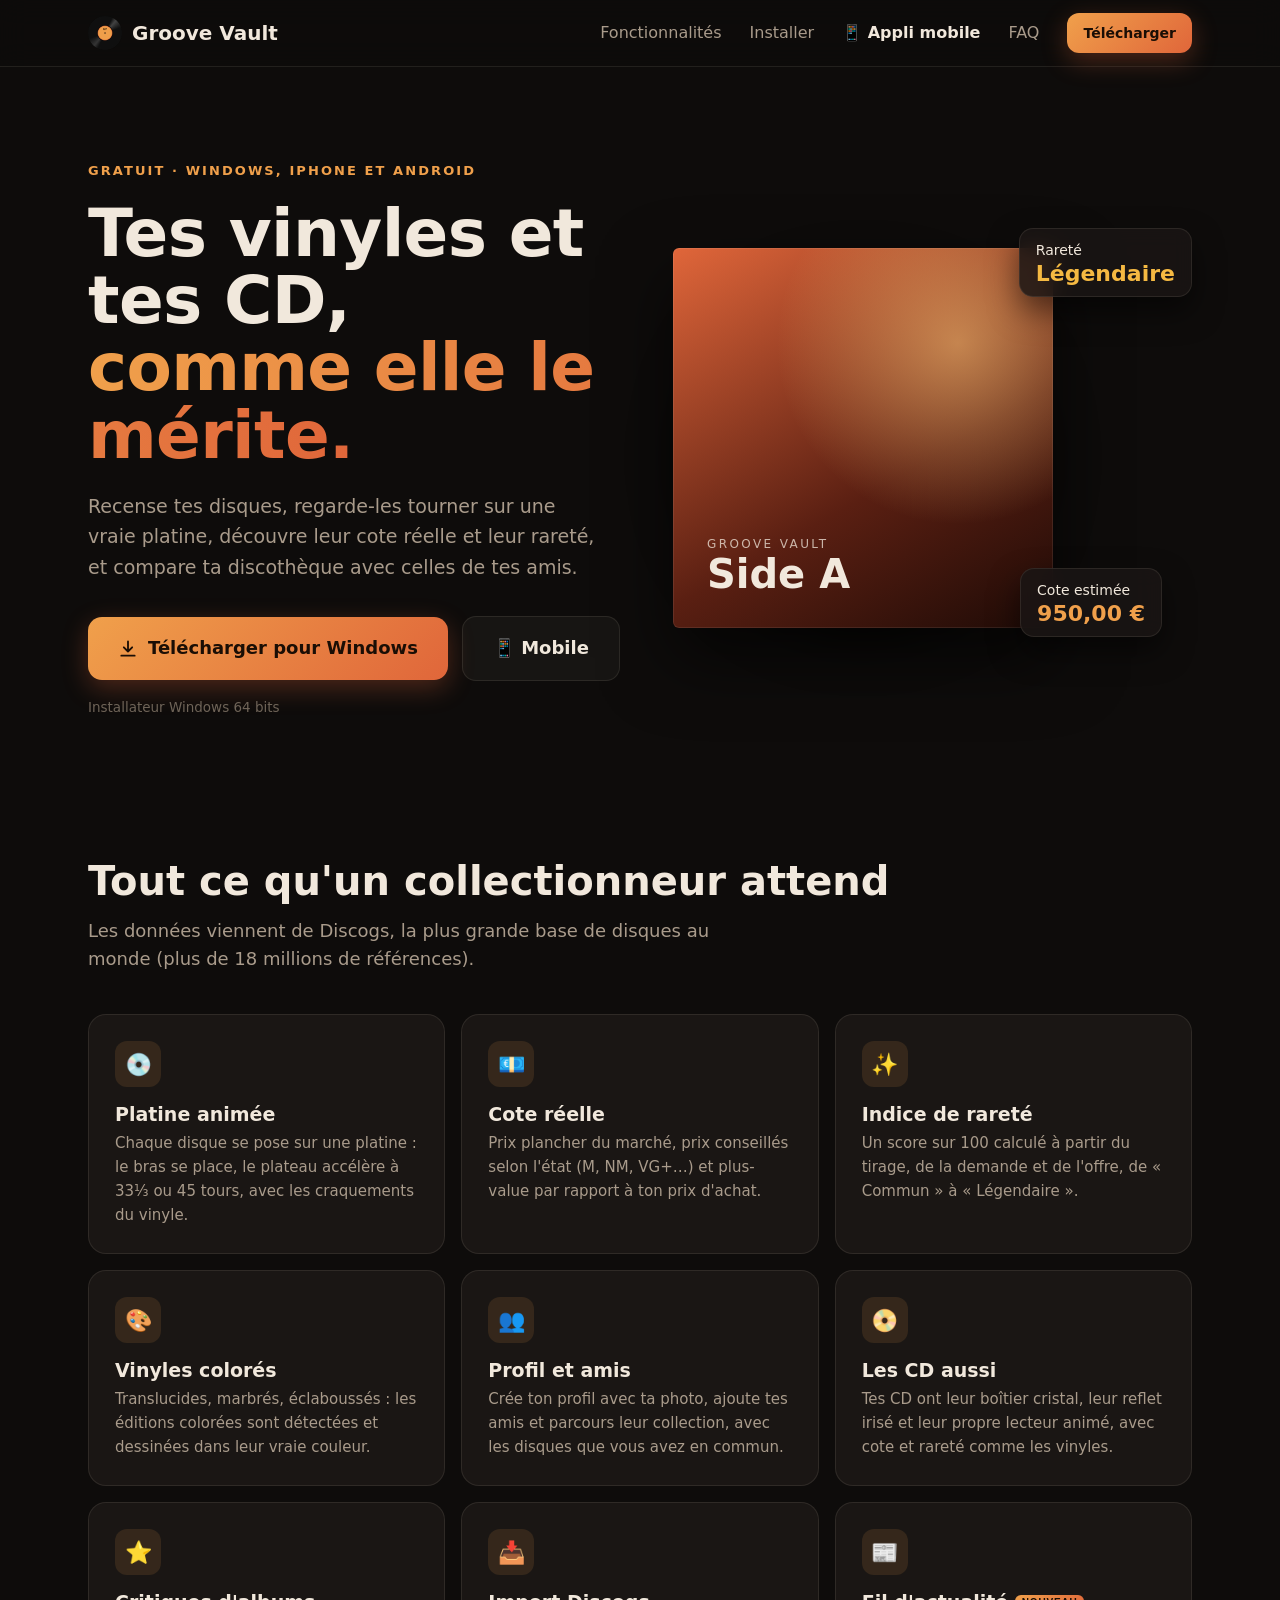
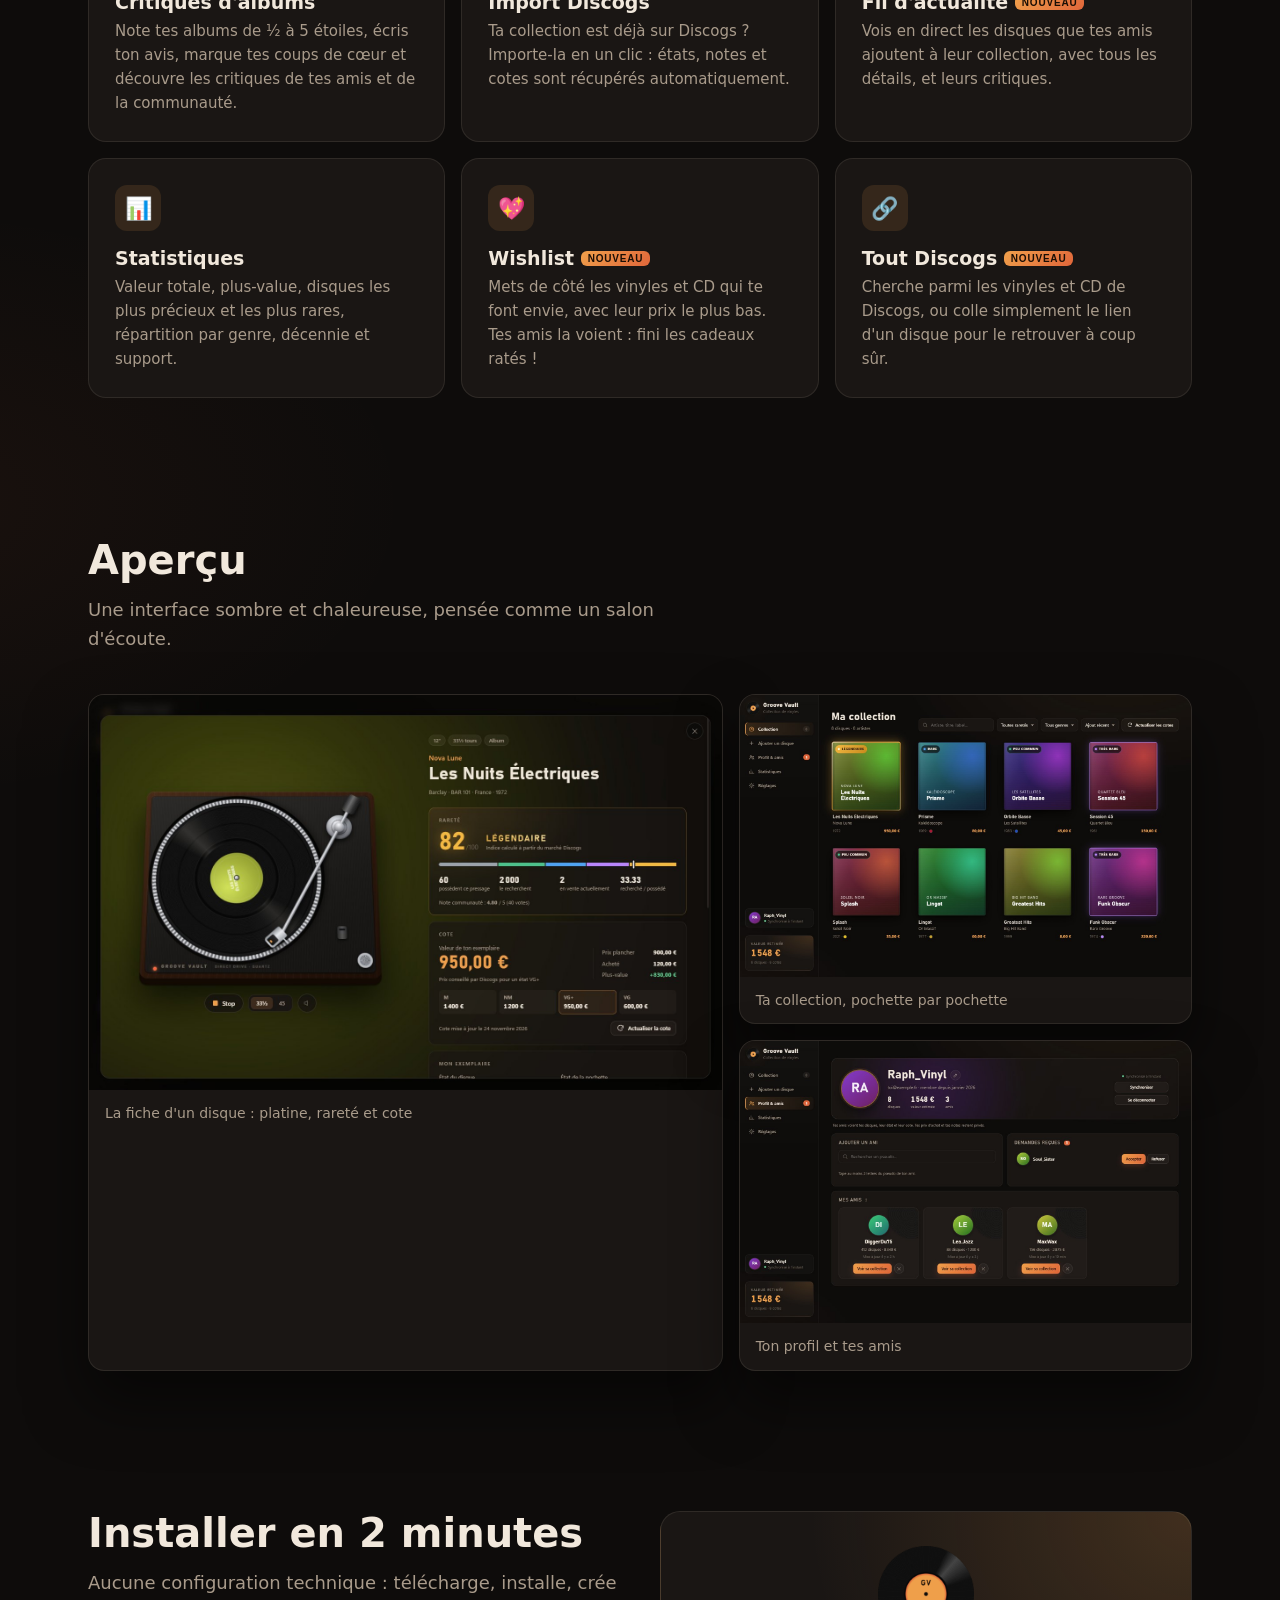
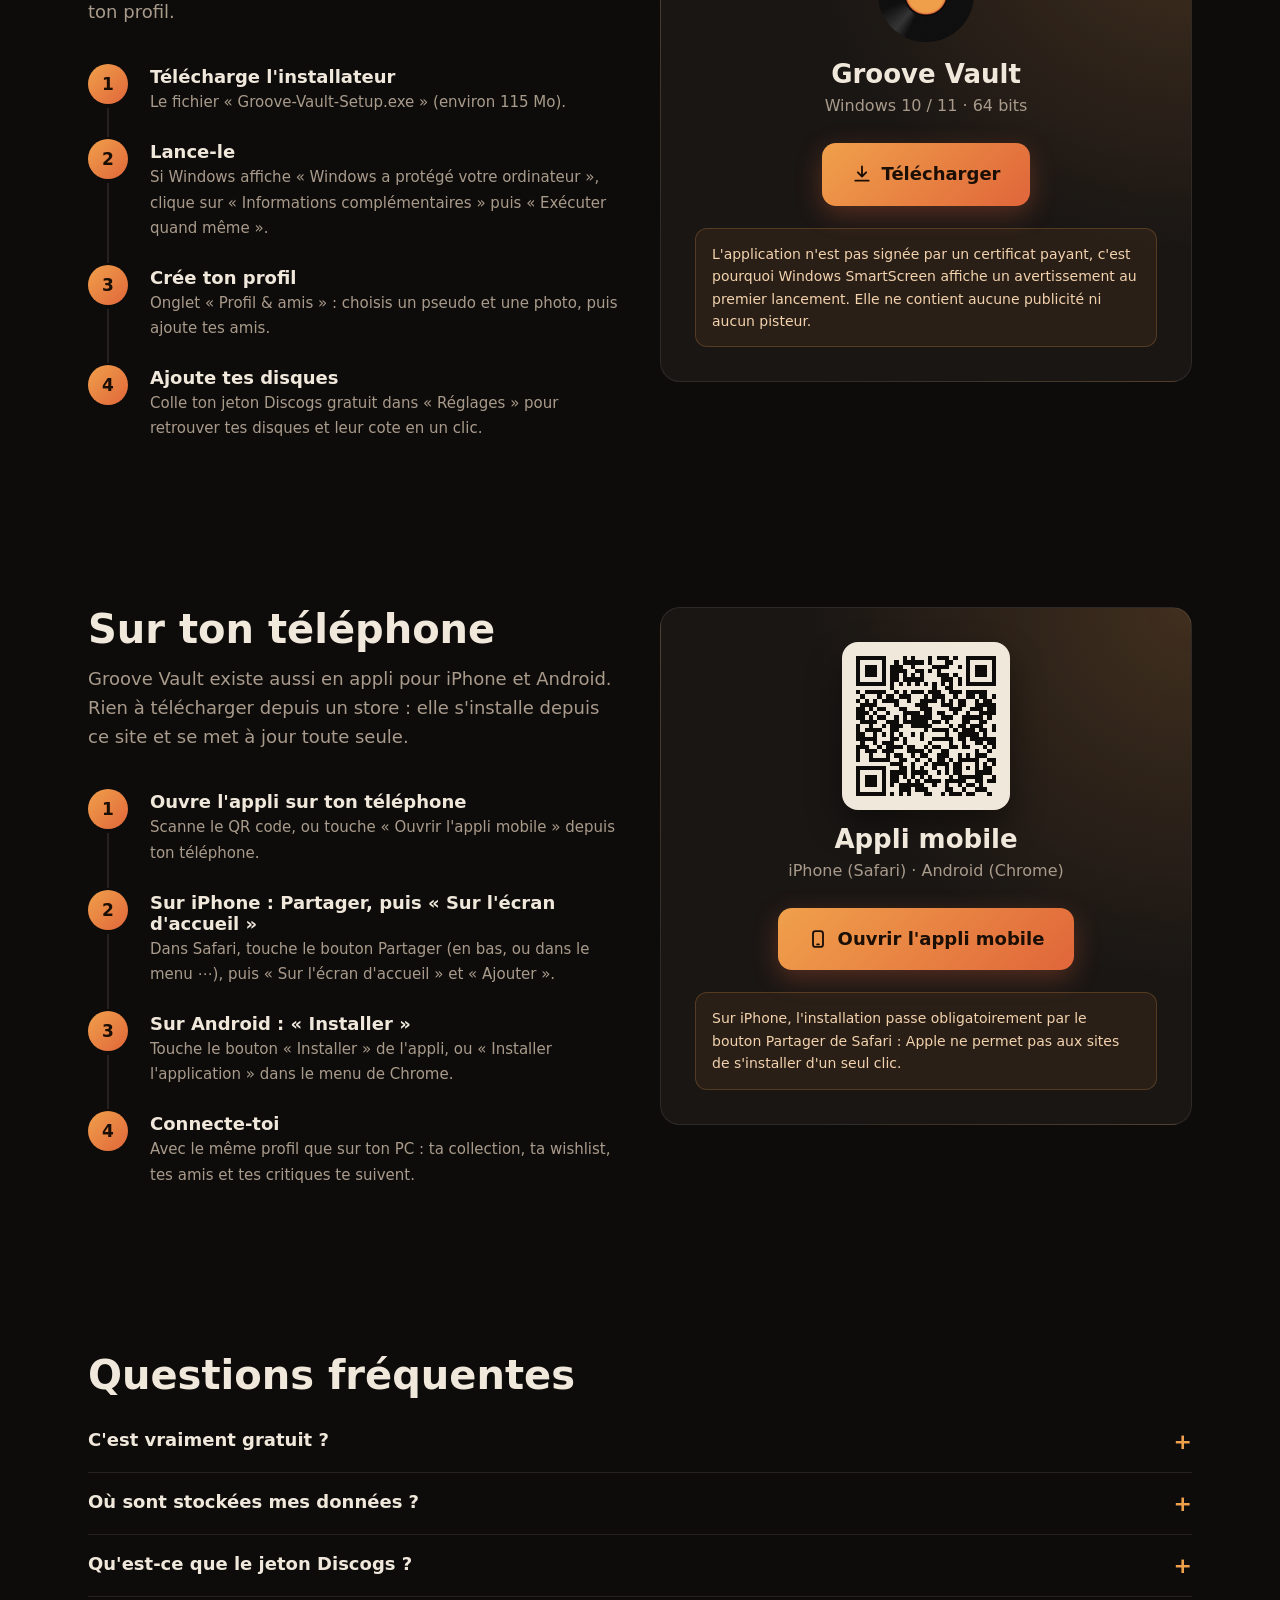
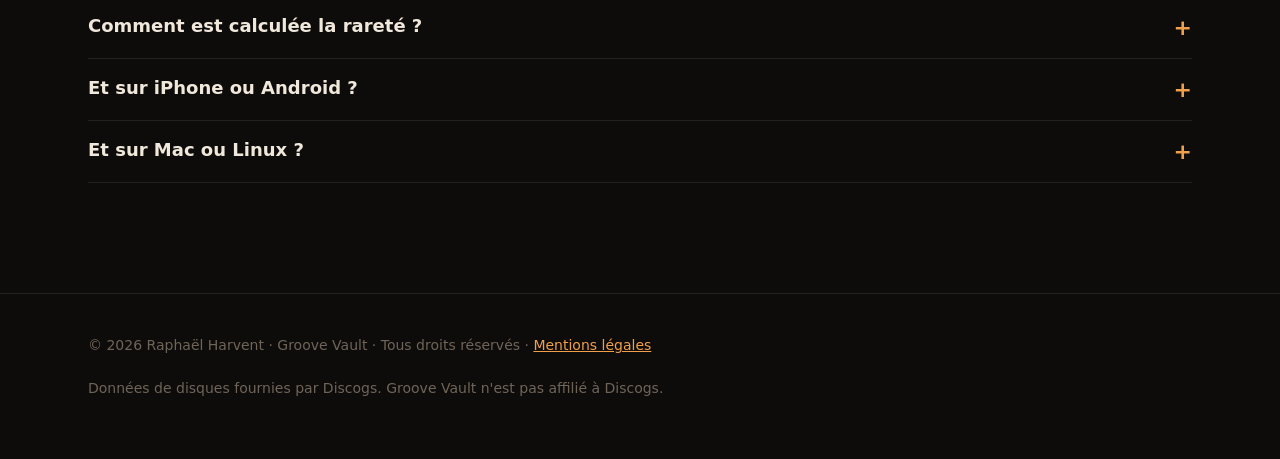
<file: index.html>
<!DOCTYPE html>
<html lang="fr">
<head>
  <meta charset="UTF-8">
  <meta name="viewport" content="width=device-width, initial-scale=1">
  <title>Groove Vault · Ta collection de vinyles et de CD</title>
  <meta name="description" content="Application gratuite pour Windows, iPhone et Android : recense ta collection de vinyles et de CD, avec platine animée, cote réelle Discogs, indice de rareté, wishlist et collections de tes amis.">
  <link rel="icon" href="img/icon.png">
  <meta property="og:title" content="Groove Vault">
  <meta property="og:description" content="Ta collection de vinyles et de CD, avec sa vraie cote et sa rareté.">
  <meta property="og:image" content="img/collection.jpg">
  <style>
    :root {
      --bg: #0e0c0b; --panel: #1a1614; --line: rgba(255, 236, 214, .09); --text: #f1e8dc; --muted: #a99b8b; --dim: #6f6458;
      --accent: #f0a04b; --accent2: #e0663a;
      --display: 'Bahnschrift', 'Segoe UI Variable Display', 'Segoe UI', system-ui, sans-serif;
    }
    * { box-sizing: border-box; }
    html { scroll-behavior: smooth; }
    body {
      margin: 0; color: var(--text); font: 16px/1.6 'Segoe UI', system-ui, sans-serif; background: var(--bg);
      background-image: radial-gradient(1100px 600px at 80% -10%, rgba(240, 160, 75, .10), transparent 60%),
                        radial-gradient(900px 500px at -10% 40%, rgba(224, 102, 58, .06), transparent 60%);
      overflow-x: hidden;
    }
    a { color: var(--accent); }
    .wrap { max-width: 1160px; margin: 0 auto; padding: 0 28px; }

    nav { position: sticky; top: 0; z-index: 10; backdrop-filter: blur(14px); background: rgba(14, 12, 11, .7); border-bottom: 1px solid var(--line); }
    nav .wrap { display: flex; align-items: center; gap: 28px; height: 66px; }
    .logo { display: flex; align-items: center; gap: 10px; font: 700 20px var(--display); color: var(--text); text-decoration: none; margin-right: auto; }
    .logo img { width: 34px; height: 34px; animation: spin 1.8s linear infinite; }
    nav a.link { color: var(--muted); text-decoration: none; font-weight: 500; }
    nav a.link:hover { color: var(--text); }

    .btn { display: inline-flex; align-items: center; gap: 10px; padding: 12px 22px; border-radius: 12px; font-weight: 700; text-decoration: none; transition: transform .15s, box-shadow .2s; }
    .btn.primary { background: linear-gradient(135deg, var(--accent), var(--accent2)); color: #1a0e05; box-shadow: 0 8px 26px rgba(224, 102, 58, .3); }
    .btn.primary:hover { transform: translateY(-2px); box-shadow: 0 12px 34px rgba(224, 102, 58, .45); }
    .btn.ghost { border: 1px solid var(--line); color: var(--text); background: rgba(255, 236, 214, .04); }
    .btn.big { padding: 17px 30px; font-size: 18px; border-radius: 14px; }
    .btn svg { width: 20px; height: 20px; }
    nav .btn { padding: 9px 16px; font-size: 14px; }

    /* Hero */
    .hero { display: grid; grid-template-columns: 1.05fr 1fr; gap: 40px; align-items: center; padding-top: 90px; padding-bottom: 70px; }
    .eyebrow { display: inline-block; font-size: 13px; letter-spacing: .16em; text-transform: uppercase; color: var(--accent); font-weight: 700; margin-bottom: 18px; }
    h1 { font: 700 clamp(40px, 5.6vw, 66px)/1.02 var(--display); margin: 0 0 22px; letter-spacing: -.01em; }
    h1 em { font-style: normal; background: linear-gradient(90deg, var(--accent), var(--accent2)); -webkit-background-clip: text; background-clip: text; color: transparent; }
    .lead { font-size: 19px; color: var(--muted); max-width: 520px; margin: 0 0 34px; }
    .cta { display: flex; gap: 14px; align-items: center; flex-wrap: wrap; }
    .meta { margin-top: 16px; font-size: 13.5px; color: var(--dim); }

    .stage { position: relative; height: 440px; }
    .sleeve {
      position: absolute; left: 0; top: 30px; width: 380px; height: 380px; border-radius: 6px; z-index: 2;
      background:
        radial-gradient(circle at 75% 25%, rgba(255, 200, 120, .55), transparent 45%),
        linear-gradient(150deg, #e0663a, #5a1f12 60%, #1d0a06);
      box-shadow: 0 30px 70px rgba(0, 0, 0, .6), inset 0 0 0 1px rgba(255, 255, 255, .08);
      display: flex; flex-direction: column; justify-content: flex-end; padding: 34px;
      animation: sleeve 6s ease-in-out infinite;
    }
    .sleeve small { letter-spacing: .2em; text-transform: uppercase; font-size: 12px; opacity: .75; }
    .sleeve b { font: 700 40px/1 var(--display); }
    .record {
      position: absolute; left: 10px; top: 40px; width: 360px; height: 360px; border-radius: 50%; z-index: 1;
      background:
        radial-gradient(circle, #0e0c0b 0 1.6%, var(--accent) 2% 30%, rgba(0, 0, 0, .55) 30.4% 32%, transparent 32.4%),
        radial-gradient(circle, transparent 0 96%, rgba(255, 255, 255, .1) 97.5%, rgba(0, 0, 0, .6) 99.5%),
        repeating-radial-gradient(circle, #1d1d1d 0 1px, #0a0a0a 1px 2.8px);
      box-shadow: 0 20px 50px rgba(0, 0, 0, .6);
      animation: slide 6s ease-in-out infinite;
    }
    .record::before { content: ""; position: absolute; inset: 0; border-radius: 50%; animation: spin 1.8s linear infinite;
      background: radial-gradient(circle at 50% 38%, rgba(26, 14, 5, .9) 0 1.5%, transparent 2%); }
    .record::after { content: ""; position: absolute; inset: 0; border-radius: 50%; mix-blend-mode: screen;
      background: conic-gradient(from 25deg, transparent, rgba(255, 255, 255, .16) 16deg, transparent 46deg, transparent 180deg, rgba(255, 255, 255, .12) 196deg, transparent 226deg); }
    @keyframes slide { 0%, 12% { transform: translateX(0); } 40%, 88% { transform: translateX(190px); } 100% { transform: translateX(0); } }
    @keyframes sleeve { 0%, 12% { transform: none; } 40%, 88% { transform: translateX(-20px) rotate(-2deg); } 100% { transform: none; } }
    @keyframes spin { to { transform: rotate(360deg); } }
    .badge-float { position: absolute; z-index: 3; padding: 10px 16px; border-radius: 14px; background: rgba(26, 22, 20, .85); border: 1px solid var(--line); backdrop-filter: blur(10px); box-shadow: 0 14px 30px rgba(0, 0, 0, .5); font-size: 14px; }
    .badge-float b { display: block; font: 700 22px var(--display); }
    .bf1 { right: 0; top: 10px; } .bf1 b { color: #f5b942; }
    .bf2 { right: 30px; bottom: 20px; } .bf2 b { color: var(--accent); }

    /* Sections */
    section { padding: 70px 0; }
    h2 { font: 700 40px/1.1 var(--display); margin: 0 0 14px; }
    .section-lead { color: var(--muted); font-size: 18px; margin: 0 0 40px; max-width: 640px; }
    .features { display: grid; grid-template-columns: repeat(3, 1fr); gap: 16px; }
    .feature { padding: 26px; border-radius: 18px; background: var(--panel); border: 1px solid var(--line); transition: transform .25s, border-color .25s; }
    .feature:hover { transform: translateY(-4px); border-color: rgba(240, 160, 75, .3); }
    .feature .ico { width: 46px; height: 46px; border-radius: 12px; display: grid; place-items: center; font-size: 22px; background: rgba(240, 160, 75, .12); margin-bottom: 16px; }
    .feature h3 { font: 700 19px var(--display); margin: 0 0 6px; }
    .feature p { margin: 0; color: var(--muted); font-size: 15px; }
    .feature .new { font: 700 10px var(--body, sans-serif); letter-spacing: .08em; text-transform: uppercase; vertical-align: 3px; padding: 2px 7px; border-radius: 6px; color: #1a0e05; background: linear-gradient(135deg, #f0a04b, #e0663a); }

    .shots { display: grid; grid-template-columns: 1.4fr 1fr; gap: 16px; }
    .shots figure { margin: 0; border-radius: 16px; overflow: hidden; border: 1px solid var(--line); box-shadow: 0 30px 60px rgba(0, 0, 0, .5); background: var(--panel); }
    .shots figure:first-child { grid-row: span 2; }
    .shots img { width: 100%; display: block; }
    .shots figcaption { padding: 12px 16px; font-size: 14px; color: var(--muted); }

    .install { display: grid; grid-template-columns: 1fr 1fr; gap: 40px; align-items: start; }
    .steps { list-style: none; margin: 0; padding: 0; counter-reset: s; }
    .steps li { position: relative; padding: 0 0 26px 62px; counter-increment: s; }
    .steps li::before { content: counter(s); position: absolute; left: 0; top: -2px; width: 40px; height: 40px; border-radius: 50%; display: grid; place-items: center; font: 700 17px var(--display); background: linear-gradient(135deg, var(--accent), var(--accent2)); color: #1a0e05; }
    .steps li::after { content: ""; position: absolute; left: 19px; top: 42px; bottom: 4px; width: 2px; background: var(--line); }
    .steps li:last-child::after { display: none; }
    .steps b { display: block; font: 700 18px var(--display); margin-bottom: 2px; }
    .steps span { color: var(--muted); font-size: 15px; }
    .dl-card { padding: 34px; border-radius: 20px; background: radial-gradient(120% 120% at 100% 0%, rgba(240, 160, 75, .18), transparent 60%), var(--panel); border: 1px solid var(--line); text-align: center; }
    .dl-card img { width: 96px; margin-bottom: 10px; }
    .dl-card h3 { font: 700 26px var(--display); margin: 0 0 4px; }
    .dl-card p { color: var(--muted); margin: 0 0 24px; }
    .smartscreen { margin-top: 22px; padding: 14px 16px; border-radius: 12px; background: rgba(240, 160, 75, .07); border: 1px solid rgba(240, 160, 75, .22); color: #f3d2ad; font-size: 14px; text-align: left; }

    .m-card .qr { width: 168px; height: 168px; margin: 0 auto 14px; padding: 10px; border-radius: 16px; background: #f1e8dc; box-shadow: 0 16px 34px rgba(0, 0, 0, .45); }
    .m-card .qr img { width: 100%; margin: 0; display: block; }
    nav a.tab-mobile { color: var(--text); font-weight: 600; }
    .is-phone .m-card .qr, .is-phone #release-meta { display: none; }
    @media (max-width: 600px) { .hero { padding-top: 40px; } .hero h1 { font-size: 40px; } nav .logo { font-size: 0; gap: 0; } }

    details { border-bottom: 1px solid var(--line); padding: 18px 0; }
    summary { cursor: pointer; font: 600 18px var(--display); list-style: none; display: flex; justify-content: space-between; }
    summary::after { content: "+"; color: var(--accent); font-size: 22px; transition: transform .2s; }
    details[open] summary::after { transform: rotate(45deg); }
    details p { color: var(--muted); margin: 12px 0 0; }

    footer { padding: 40px 0 60px; color: var(--dim); font-size: 14px; border-top: 1px solid var(--line); margin-top: 40px; }
    footer .wrap { display: flex; justify-content: space-between; gap: 20px; flex-wrap: wrap; }

    @media (max-width: 900px) {
      .hero, .install, .shots { grid-template-columns: 1fr; }
      .features { grid-template-columns: 1fr 1fr; }
      .stage { height: 380px; transform: scale(.8); transform-origin: left top; }
      nav a.link:not(.tab-mobile) { display: none; }
      nav .wrap { gap: 16px; }
    }
    @media (prefers-reduced-motion: reduce) { * { animation: none !important; } }
  </style>
</head>
<body>
  <nav>
    <div class="wrap">
      <a class="logo" href="#"><img src="img/icon.png" alt="">Groove Vault</a>
      <a class="link" href="#fonctionnalites">Fonctionnalités</a>
      <a class="link" href="#installer">Installer</a>
      <a class="link tab-mobile" href="#mobile">📱 Appli mobile</a>
      <a class="link" href="#faq">FAQ</a>
      <a class="btn primary dl-link" href="#installer">Télécharger</a>
    </div>
  </nav>

  <header class="wrap hero">
    <div>
      <span class="eyebrow">Gratuit · Windows, iPhone et Android</span>
      <h1>Tes vinyles et tes CD,<br><em>comme elle le mérite.</em></h1>
      <p class="lead">Recense tes disques, regarde-les tourner sur une vraie platine, découvre leur cote réelle et leur rareté, et compare ta discothèque avec celles de tes amis.</p>
      <div class="cta">
        <a class="btn primary big dl-link" href="#installer">
          <svg viewBox="0 0 24 24" fill="none" stroke="currentColor" stroke-width="2.2" stroke-linecap="round" stroke-linejoin="round"><path d="M12 3v12M7 10l5 5 5-5M4 20h16"/></svg>
          Télécharger pour Windows
        </a>
        <a class="btn ghost big" href="#mobile">📱 Mobile</a>
      </div>
      <div class="meta" id="release-meta">Installateur Windows 64 bits</div>
    </div>
    <div class="stage" aria-hidden="true">
      <div class="record"></div>
      <div class="sleeve"><small>Groove Vault</small><b>Side A</b></div>
      <div class="badge-float bf1">Rareté<b>Légendaire</b></div>
      <div class="badge-float bf2">Cote estimée<b>950,00 €</b></div>
    </div>
  </header>

  <section id="fonctionnalites">
    <div class="wrap">
      <h2>Tout ce qu'un collectionneur attend</h2>
      <p class="section-lead">Les données viennent de Discogs, la plus grande base de disques au monde (plus de 18 millions de références).</p>
      <div class="features">
        <div class="feature"><div class="ico">💿</div><h3>Platine animée</h3><p>Chaque disque se pose sur une platine : le bras se place, le plateau accélère à 33⅓ ou 45 tours, avec les craquements du vinyle.</p></div>
        <div class="feature"><div class="ico">💶</div><h3>Cote réelle</h3><p>Prix plancher du marché, prix conseillés selon l'état (M, NM, VG+…) et plus-value par rapport à ton prix d'achat.</p></div>
        <div class="feature"><div class="ico">✨</div><h3>Indice de rareté</h3><p>Un score sur 100 calculé à partir du tirage, de la demande et de l'offre, de « Commun » à « Légendaire ».</p></div>
        <div class="feature"><div class="ico">🎨</div><h3>Vinyles colorés</h3><p>Translucides, marbrés, éclaboussés : les éditions colorées sont détectées et dessinées dans leur vraie couleur.</p></div>
        <div class="feature"><div class="ico">👥</div><h3>Profil et amis</h3><p>Crée ton profil avec ta photo, ajoute tes amis et parcours leur collection, avec les disques que vous avez en commun.</p></div>
        <div class="feature"><div class="ico">📀</div><h3>Les CD aussi</h3><p>Tes CD ont leur boîtier cristal, leur reflet irisé et leur propre lecteur animé, avec cote et rareté comme les vinyles.</p></div>
        <div class="feature"><div class="ico">⭐</div><h3>Critiques d'albums</h3><p>Note tes albums de ½ à 5 étoiles, écris ton avis, marque tes coups de cœur et découvre les critiques de tes amis et de la communauté.</p></div>
        <div class="feature"><div class="ico">📥</div><h3>Import Discogs</h3><p>Ta collection est déjà sur Discogs ? Importe-la en un clic : états, notes et cotes sont récupérés automatiquement.</p></div>
        <div class="feature"><div class="ico">📰</div><h3>Fil d'actualité <span class="new">Nouveau</span></h3><p>Vois en direct les disques que tes amis ajoutent à leur collection, avec tous les détails, et leurs critiques.</p></div>
        <div class="feature"><div class="ico">📊</div><h3>Statistiques</h3><p>Valeur totale, plus-value, disques les plus précieux et les plus rares, répartition par genre, décennie et support.</p></div>
        <div class="feature"><div class="ico">💖</div><h3>Wishlist <span class="new">Nouveau</span></h3><p>Mets de côté les vinyles et CD qui te font envie, avec leur prix le plus bas. Tes amis la voient : fini les cadeaux ratés !</p></div>
        <div class="feature"><div class="ico">🔗</div><h3>Tout Discogs <span class="new">Nouveau</span></h3><p>Cherche parmi les vinyles et CD de Discogs, ou colle simplement le lien d'un disque pour le retrouver à coup sûr.</p></div>
      </div>
    </div>
  </section>

  <section>
    <div class="wrap">
      <h2>Aperçu</h2>
      <p class="section-lead">Une interface sombre et chaleureuse, pensée comme un salon d'écoute.</p>
      <div class="shots">
        <figure><img src="img/detail.jpg" alt="Fiche d'un disque sur la platine animée" loading="lazy"><figcaption>La fiche d'un disque : platine, rareté et cote</figcaption></figure>
        <figure><img src="img/collection.jpg" alt="Grille de la collection" loading="lazy"><figcaption>Ta collection, pochette par pochette</figcaption></figure>
        <figure><img src="img/profile.jpg" alt="Profil et amis" loading="lazy"><figcaption>Ton profil et tes amis</figcaption></figure>
      </div>
    </div>
  </section>

  <section id="installer">
    <div class="wrap install">
      <div>
        <h2>Installer en 2 minutes</h2>
        <p class="section-lead">Aucune configuration technique : télécharge, installe, crée ton profil.</p>
        <ol class="steps">
          <li><b>Télécharge l'installateur</b><span>Le fichier « Groove-Vault-Setup.exe » (environ 115 Mo).</span></li>
          <li><b>Lance-le</b><span>Si Windows affiche « Windows a protégé votre ordinateur », clique sur « Informations complémentaires » puis « Exécuter quand même ».</span></li>
          <li><b>Crée ton profil</b><span>Onglet « Profil &amp; amis » : choisis un pseudo et une photo, puis ajoute tes amis.</span></li>
          <li><b>Ajoute tes disques</b><span>Colle ton jeton Discogs gratuit dans « Réglages » pour retrouver tes disques et leur cote en un clic.</span></li>
        </ol>
      </div>
      <div class="dl-card">
        <img src="img/icon.png" alt="">
        <h3>Groove Vault</h3>
        <p id="dl-version">Windows 10 / 11 · 64 bits</p>
        <a class="btn primary big dl-link" href="#installer">
          <svg viewBox="0 0 24 24" fill="none" stroke="currentColor" stroke-width="2.2" stroke-linecap="round" stroke-linejoin="round"><path d="M12 3v12M7 10l5 5 5-5M4 20h16"/></svg>
          Télécharger
        </a>
        <div class="smartscreen">L'application n'est pas signée par un certificat payant, c'est pourquoi Windows SmartScreen affiche un avertissement au premier lancement. Elle ne contient aucune publicité ni aucun pisteur.</div>
      </div>
    </div>
  </section>

  <section id="mobile">
    <div class="wrap install">
      <div>
        <h2>Sur ton téléphone</h2>
        <p class="section-lead">Groove Vault existe aussi en appli pour iPhone et Android. Rien à télécharger depuis un store : elle s'installe depuis ce site et se met à jour toute seule.</p>
        <ol class="steps">
          <li><b>Ouvre l'appli sur ton téléphone</b><span>Scanne le QR code, ou touche « Ouvrir l'appli mobile » depuis ton téléphone.</span></li>
          <li><b>Sur iPhone : Partager, puis « Sur l'écran d'accueil »</b><span>Dans Safari, touche le bouton Partager (en bas, ou dans le menu ⋯), puis « Sur l'écran d'accueil » et « Ajouter ».</span></li>
          <li><b>Sur Android : « Installer »</b><span>Touche le bouton « Installer » de l'appli, ou « Installer l'application » dans le menu de Chrome.</span></li>
          <li><b>Connecte-toi</b><span>Avec le même profil que sur ton PC : ta collection, ta wishlist, tes amis et tes critiques te suivent.</span></li>
        </ol>
      </div>
      <div class="dl-card m-card">
        <div class="qr"><img src="img/qr-app.svg" alt="QR code vers l'appli mobile Groove Vault"></div>
        <h3>Appli mobile</h3>
        <p>iPhone (Safari) · Android (Chrome)</p>
        <a class="btn primary big" href="app/#installer">
          <svg viewBox="0 0 24 24" fill="none" stroke="currentColor" stroke-width="2.2" stroke-linecap="round" stroke-linejoin="round"><rect x="6" y="2.5" width="12" height="19" rx="3"/><path d="M11 18.5h2"/></svg>
          Ouvrir l'appli mobile
        </a>
        <div class="smartscreen">Sur iPhone, l'installation passe obligatoirement par le bouton Partager de Safari : Apple ne permet pas aux sites de s'installer d'un seul clic.</div>
      </div>
    </div>
  </section>

  <section id="faq">
    <div class="wrap">
      <h2>Questions fréquentes</h2>
      <details><summary>C'est vraiment gratuit ?</summary><p>Oui, entièrement. Les données de cote viennent de l'API publique de Discogs.</p></details>
      <details><summary>Où sont stockées mes données ?</summary><p>Ta collection est enregistrée sur ton PC. Si tu crées un profil, elle est aussi synchronisée en ligne pour que tes amis puissent la voir et que tu puisses la retrouver sur un autre ordinateur. Tes prix d'achat et tes notes restent privés.</p></details>
      <details><summary>Qu'est-ce que le jeton Discogs ?</summary><p>Une clé gratuite qui permet à l'application d'interroger Discogs en ton nom. Crée un compte sur discogs.com, puis va dans Paramètres → Développeurs → « Générer un nouveau jeton », et colle-le dans les Réglages de Groove Vault.</p></details>
      <details><summary>Comment est calculée la rareté ?</summary><p>Le score combine le nombre de membres qui possèdent le pressage (35 %), le rapport entre ceux qui le recherchent et ceux qui l'ont (25 %), le nombre d'exemplaires en vente (20 %) et le prix plancher (20 %).</p></details>
      <details><summary>Et sur iPhone ou Android ?</summary><p>Oui : ouvre l'<a href="app/">appli mobile</a> depuis ton téléphone et ajoute-la à ton écran d'accueil (voir « Sur ton téléphone » plus haut). Elle a son icône, s'ouvre en plein écran et se met à jour toute seule.</p></details>
      <details><summary>Et sur Mac ou Linux ?</summary><p>Il n'y a pas d'installateur, mais l'<a href="app/">appli mobile</a> fonctionne aussi dans le navigateur d'un ordinateur.</p></details>
    </div>
  </section>

  <footer>
    <div class="wrap">
      <span>© <span id="year"></span> Raphaël Harvent · Groove Vault · Tous droits réservés · <a href="mentions-legales.html">Mentions légales</a></span>
      <span>Données de disques fournies par Discogs. Groove Vault n'est pas affilié à Discogs.</span>
    </div>
  </footer>

  <script>
    // Dépôt GitHub qui héberge l'installateur (onglet Releases)
    const REPO = 'raphaelharvent/groove-vault';
    const FILE = 'Groove-Vault-Setup.exe';

    document.getElementById('year').textContent = new Date().getFullYear();

    // Visite depuis un téléphone : on propose l'appli mobile plutôt que l'installateur Windows
    const phone = /iPhone|iPod|Android/i.test(navigator.userAgent) || (navigator.platform === 'MacIntel' && navigator.maxTouchPoints > 1);
    if (phone) {
      document.documentElement.classList.add('is-phone');
      const ios = !/Android/i.test(navigator.userAgent);
      document.querySelectorAll('.dl-link').forEach(a => {
        a.classList.remove('dl-link');
        a.href = 'app/#installer';
        a.innerHTML = a.closest('nav') ? 'Installer' : `Installer sur ${ios ? 'iPhone' : 'Android'}`;
      });
    }
    if (!REPO.startsWith('OWNER')) {
      const url = `https://github.com/${REPO}/releases/latest/download/${FILE}`;
      document.querySelectorAll('.dl-link').forEach(a => { a.href = url; });
      fetch(`https://api.github.com/repos/${REPO}/releases/latest`)
        .then(r => r.ok ? r.json() : null)
        .then(rel => {
          if (!rel) return;
          const asset = (rel.assets || []).find(a => a.name === FILE);
          const size = asset ? ` · ${Math.round(asset.size / 1048576)} Mo` : '';
          const date = new Date(rel.published_at).toLocaleDateString('fr-FR', { day: 'numeric', month: 'long', year: 'numeric' });
          // 1.2.0-beta.1 -> 1.2.0 bêta 1
          const version = rel.tag_name.replace(/^v/, '').replace(/-beta\.?(\d*)$/, (_, n) => ' bêta' + (n ? ' ' + n : ''));
          document.getElementById('release-meta').textContent = `Version ${version} · ${date}${size}`;
          document.getElementById('dl-version').textContent = `Version ${version} · Windows 10 / 11 · 64 bits${size}`;
        })
        .catch(() => {});
    }
  </script>
</body>
</html>
</file>
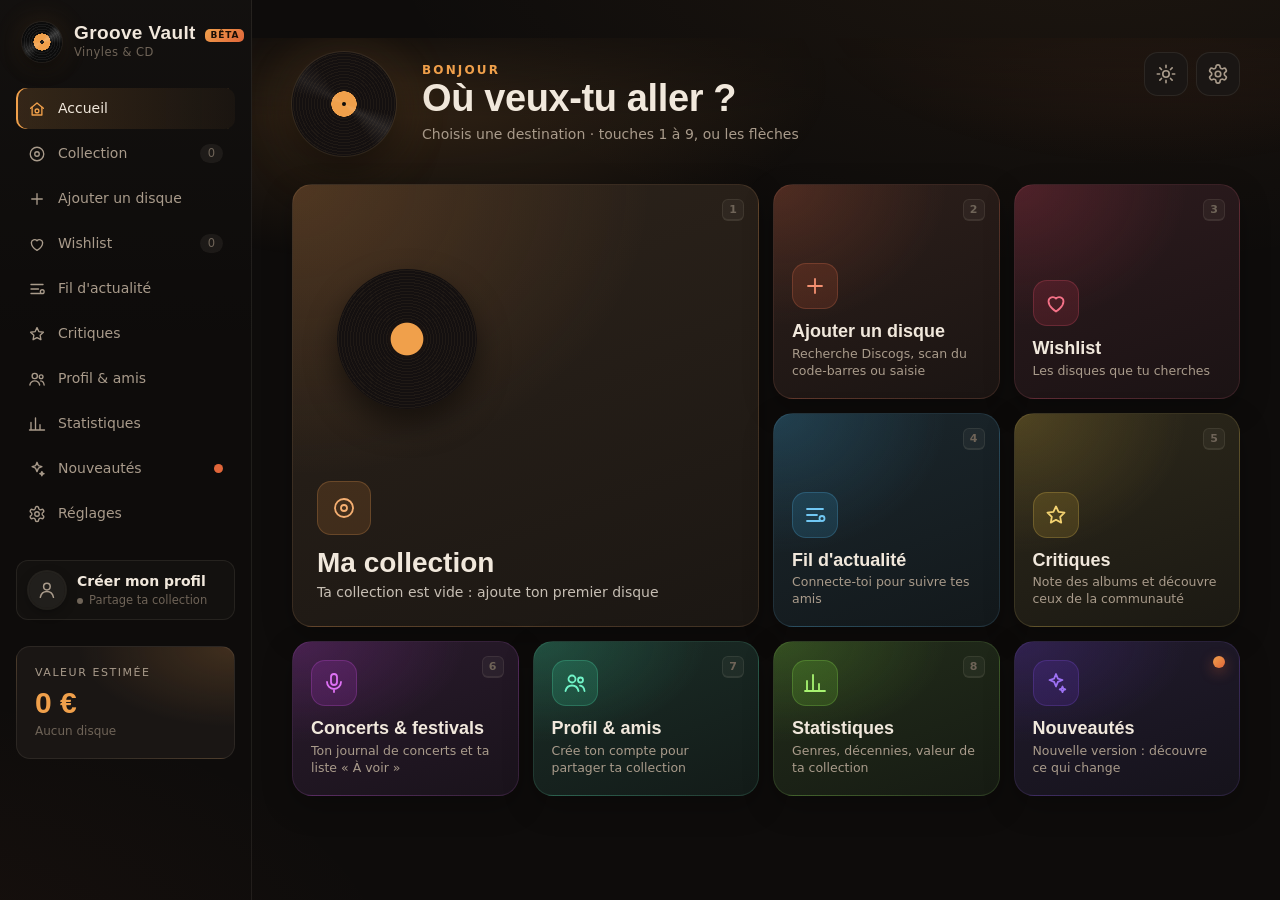
<file: app/index.html>
<!DOCTYPE html>
<html lang="fr">
<head>
  <meta charset="UTF-8">
  <meta name="viewport" content="width=device-width, initial-scale=1, viewport-fit=cover">
  <meta name="theme-color" content="#0e0c0b">
  <meta name="mobile-web-app-capable" content="yes">
  <meta name="apple-mobile-web-app-capable" content="yes">
  <meta name="apple-mobile-web-app-status-bar-style" content="black-translucent">
  <meta name="apple-mobile-web-app-title" content="Groove Vault">
  <meta name="description" content="Ta collection de vinyles et de CD, ta wishlist, tes amis et tes critiques d'albums.">
  <link rel="manifest" href="manifest.webmanifest">
  <link rel="apple-touch-icon" href="icons/apple-touch-icon.png">
  <link rel="icon" type="image/png" href="icons/icon-192.png">
  <meta http-equiv="Content-Security-Policy" content="default-src 'self'; img-src 'self' https: data: blob:; style-src 'self' 'unsafe-inline'; script-src 'self' 'wasm-unsafe-eval'; connect-src 'self' https://api.discogs.com https://*.supabase.co wss://*.supabase.co; manifest-src 'self'; worker-src 'self'">
  <title>Groove Vault</title>
  <script src="theme.js?v=1.2.0-beta.17"></script>
  <link rel="stylesheet" href="app.css?v=1.2.0-beta.17">
</head>
<body>
  <div class="titlebar"><span>Groove Vault</span></div>

  <aside class="sidebar">
    <div class="brand">
      <div class="brand-disc"></div>
      <div>
        <div class="brand-name">Groove Vault <span class="beta-pill" title="Version bêta : merci de signaler les bugs !">Bêta</span></div>
        <div class="brand-sub">Vinyles &amp; CD</div>
      </div>
    </div>

    <nav class="nav">
      <button class="nav-btn active" data-view="home">
        <svg viewBox="0 0 24 24"><path d="M3.5 11 12 4l8.5 7"/><path d="M5.5 9.5V20h13V9.5"/><circle cx="12" cy="14.5" r="2.5"/></svg>
        <span>Accueil</span>
      </button>
      <button class="nav-btn" data-view="collection">
        <svg viewBox="0 0 24 24"><circle cx="12" cy="12" r="9"/><circle cx="12" cy="12" r="3"/></svg>
        <span>Collection</span><em id="nav-count">0</em>
      </button>
      <button class="nav-btn" data-view="add">
        <svg viewBox="0 0 24 24"><path d="M12 5v14M5 12h14"/></svg>
        <span>Ajouter un disque</span>
      </button>
      <button class="nav-btn" data-view="wishlist">
        <svg viewBox="0 0 24 24"><path d="M12 20.5s-7.5-4.6-7.5-10.3A4.3 4.3 0 0 1 12 7.6a4.3 4.3 0 0 1 7.5 2.6c0 5.7-7.5 10.3-7.5 10.3z"/></svg>
        <span>Wishlist</span><em id="nav-wish">0</em>
      </button>
      <button class="nav-btn" data-view="feed">
        <svg viewBox="0 0 24 24"><path d="M4 6h16M4 12h10M4 18h13"/><circle cx="19" cy="15.5" r="2.5"/></svg>
        <span>Fil d'actualité</span><em id="nav-feed" class="badge hidden">0</em>
      </button>
      <button class="nav-btn" data-view="reviews">
        <svg viewBox="0 0 24 24"><path d="M12 3.5l2.6 5.4 5.9.8-4.3 4.1 1 5.8L12 16.8l-5.2 2.8 1-5.8-4.3-4.1 5.9-.8z"/></svg>
        <span>Critiques</span>
      </button>
      <button class="nav-btn" data-view="profile">
        <svg viewBox="0 0 24 24"><circle cx="9" cy="8" r="3.5"/><path d="M2.5 20c.8-3.6 3.4-5.5 6.5-5.5s5.7 1.9 6.5 5.5"/><circle cx="17.5" cy="9" r="2.5"/><path d="M17 14.6c2.3.2 4 1.8 4.5 5.4"/></svg>
        <span>Profil & amis</span><em id="nav-requests" class="badge hidden">0</em>
      </button>
      <button class="nav-btn" data-view="stats">
        <svg viewBox="0 0 24 24"><path d="M4 20V10M10 20V4M16 20v-7M22 20H2"/></svg>
        <span>Statistiques</span>
      </button>
      <button class="nav-btn" data-view="news">
        <svg viewBox="0 0 24 24"><path d="M12 3l1.9 4.6L18.5 9l-4.6 1.9L12 15.5l-1.9-4.6L5.5 9l4.6-1.4z"/><path d="M18.5 15.5l.8 2 2 .8-2 .8-.8 2-.8-2-2-.8 2-.8z"/></svg>
        <span>Nouveautés</span><em id="nav-news" class="badge dot hidden">•</em>
      </button>
      <button class="nav-btn" data-view="settings">
        <svg viewBox="0 0 24 24"><path d="M12.22 2h-.44a2 2 0 0 0-2 2v.18a2 2 0 0 1-1 1.73l-.43.25a2 2 0 0 1-2 0l-.15-.08a2 2 0 0 0-2.73.73l-.22.38a2 2 0 0 0 .73 2.73l.15.1a2 2 0 0 1 1 1.72v.51a2 2 0 0 1-1 1.74l-.15.09a2 2 0 0 0-.73 2.73l.22.38a2 2 0 0 0 2.73.73l.15-.08a2 2 0 0 1 2 0l.43.25a2 2 0 0 1 1 1.73V20a2 2 0 0 0 2 2h.44a2 2 0 0 0 2-2v-.18a2 2 0 0 1 1-1.73l.43-.25a2 2 0 0 1 2 0l.15.08a2 2 0 0 0 2.73-.73l.22-.39a2 2 0 0 0-.73-2.73l-.15-.08a2 2 0 0 1-1-1.74v-.5a2 2 0 0 1 1-1.74l.15-.09a2 2 0 0 0 .73-2.73l-.22-.38a2 2 0 0 0-2.73-.73l-.15.08a2 2 0 0 1-2 0l-.43-.25a2 2 0 0 1-1-1.73V4a2 2 0 0 0-2-2z"/><circle cx="12" cy="12" r="3"/></svg>
        <span>Réglages</span>
      </button>
    </nav>

    <div class="side-task hidden" id="side-task" title="Récupération des cotes Discogs des disques importés">
      <span class="side-task-disc"></span>
      <div class="side-task-body">
        <b>Récupération des cotes</b>
        <span id="side-task-text"></span>
        <i class="side-task-bar"><i id="side-task-fill"></i></i>
      </div>
    </div>

    <button class="side-profile" id="side-profile" data-goto="profile"></button>

    <div class="side-value">
      <div class="side-label">Valeur estimée</div>
      <div class="side-amount" id="side-total">0 €</div>
      <div class="side-meta" id="side-meta">Aucun disque</div>
    </div>
  </aside>

  <main class="main">
    <!-- ACCUEIL (lobby de lancement) -->
    <section class="view active hm-enter" id="view-home">
      <div class="home-root" id="home-root"></div>
    </section>

    <!-- COLLECTION -->
    <section class="view" id="view-collection">
      <header class="view-head">
        <div>
          <h1>Ma collection</h1>
          <p class="subtitle" id="collection-sub"></p>
        </div>
        <div class="toolbar">
          <div class="search-box">
            <svg viewBox="0 0 24 24"><circle cx="11" cy="11" r="7"/><path d="M20 20l-4-4"/></svg>
            <input id="filter-text" type="search" placeholder="Artiste, titre, label…">
          </div>
          <select id="filter-tier">
            <option value="">Toutes raretés</option>
          </select>
          <select id="filter-genre">
            <option value="">Tous genres</option>
          </select>
          <select id="filter-format">
            <option value="">Tous supports</option>
            <option value="vinyl">Vinyles</option>
            <option value="cd">CD</option>
          </select>
          <select id="sort">
            <option value="added">Ajout récent</option>
            <option value="artist">Artiste A→Z</option>
            <option value="title">Titre A→Z</option>
            <option value="year">Année</option>
            <option value="value">Valeur ↓</option>
            <option value="rarity">Rareté ↓</option>
          </select>
          <button class="btn ghost" id="refresh-all" title="Mettre à jour la cote de tous les disques via Discogs">
            <svg viewBox="0 0 24 24"><path d="M20 11a8 8 0 1 0-2.3 5.7M20 4v7h-7"/></svg>
            <span>Actualiser les cotes</span>
          </button>
        </div>
      </header>
      <div class="cat-bar" id="cat-bar"></div>
      <div class="grid" id="grid"></div>
      <div class="empty hidden" id="empty">
        <div class="empty-disc"></div>
        <h2>Ta discothèque est vide</h2>
        <p>Ajoute ton premier vinyle ou CD depuis la base Discogs, ou en saisie manuelle.</p>
        <button class="btn primary" data-goto="add">Ajouter un disque</button>
      </div>
    </section>

    <!-- WISHLIST -->
    <section class="view" id="view-wishlist">
      <header class="view-head">
        <div>
          <h1>Ma wishlist</h1>
          <p class="subtitle" id="wl-sub"></p>
        </div>
        <div class="toolbar">
          <div class="search-box">
            <svg viewBox="0 0 24 24"><circle cx="11" cy="11" r="7"/><path d="M20 20l-4-4"/></svg>
            <input id="wl-text" type="search" placeholder="Artiste, titre, label…">
          </div>
          <select id="wl-format">
            <option value="">Tous supports</option>
            <option value="vinyl">Vinyles</option>
            <option value="cd">CD</option>
          </select>
          <select id="wl-sort">
            <option value="priority">Priorités d'abord</option>
            <option value="added">Ajout récent</option>
            <option value="artist">Artiste A→Z</option>
            <option value="price">Prix ↑</option>
          </select>
          <button class="btn ghost" id="wl-refresh" title="Récupérer le prix le plus bas de chaque disque sur Discogs">
            <svg viewBox="0 0 24 24"><path d="M20 11a8 8 0 1 0-2.3 5.7M20 4v7h-7"/></svg>
            <span>Actualiser les prix</span>
          </button>
          <button class="btn primary" data-goto="add">+ Ajouter</button>
        </div>
      </header>
      <div class="grid wl-grid" id="wl-grid"></div>
      <div class="empty hidden" id="wl-empty">
        <div class="empty-disc wl-empty-heart"></div>
        <h2>Ta wishlist est vide</h2>
        <p>Cherche un vinyle ou un CD dans « Ajouter un disque » et clique sur ♥ Wishlist. Tes amis verront ce qui te ferait plaisir.</p>
        <button class="btn primary" data-goto="add">Chercher un disque</button>
      </div>
    </section>

    <!-- AJOUT -->
    <section class="view" id="view-add">
      <header class="view-head">
        <div>
          <h1>Ajouter un disque</h1>
          <p class="subtitle">Recherche dans les 18 millions de références Discogs, ou saisis-le à la main.</p>
        </div>
        <div class="seg" id="add-tabs">
          <button class="active" data-tab="discogs">Recherche Discogs</button>
          <button data-tab="import">Ma collection Discogs</button>
          <button data-tab="manual">Saisie manuelle</button>
        </div>
      </header>

      <div class="tab active" id="tab-discogs">
        <form class="search-hero" id="search-form">
          <div class="search-box big">
            <svg viewBox="0 0 24 24"><circle cx="11" cy="11" r="7"/><path d="M20 20l-4-4"/></svg>
            <input id="search-q" placeholder="Ex : Daft Punk Discovery, ou colle un lien Discogs…" autocomplete="off">
          </div>
          <select id="search-format" title="Support">
            <option value="all">Vinyles &amp; CD</option>
            <option value="Vinyl">Vinyles</option>
            <option value="CD">CD</option>
          </select>
          <label class="check"><input type="checkbox" id="search-barcode"> Code-barres</label>
          <button class="btn primary" type="submit">Rechercher</button>
        </form>
        <div class="token-warning hidden" id="token-warning">
          Pour chercher dans Discogs et obtenir la cote, ajoute ton jeton personnel Discogs (gratuit) dans
          <a href="#" data-goto="settings">Réglages</a>.
        </div>
        <div class="results" id="results"></div>
      </div>

      <div class="tab" id="tab-import"><div id="import-root"></div></div>

      <div class="tab" id="tab-manual">
        <form class="manual" id="manual-form">
          <div class="manual-cover">
            <div class="manual-preview" id="manual-preview"></div>
            <button type="button" class="btn ghost" id="manual-pick">Choisir une pochette…</button>
          </div>
          <div class="form-grid">
            <label>Artiste *<input name="artist" required></label>
            <label>Titre *<input name="title" required></label>
            <label>Année<input name="year" type="number" min="1900" max="2100"></label>
            <label>Label<input name="label"></label>
            <label>Référence (cat. no)<input name="catno"></label>
            <label>Pays<input name="country"></label>
            <label>Genres (séparés par des virgules)<input name="genres" placeholder="Rock, Jazz"></label>
            <label>Support
              <select name="format"><option value="vinyl">Vinyle</option><option value="cd">CD</option></select>
            </label>
            <label class="vinyl-only">Format
              <select name="sizeInch"><option value="12">12" (LP)</option><option value="10">10"</option><option value="7">7" (single)</option></select>
            </label>
            <label class="vinyl-only">Vitesse
              <select name="rpm"><option value="33">33⅓ tours</option><option value="45">45 tours</option><option value="78">78 tours</option></select>
            </label>
            <label>État du disque
              <select name="media" class="cond-select"></select>
            </label>
            <label>Prix d'achat<input name="purchasePrice" type="number" step="0.01" min="0"></label>
            <label>Valeur estimée<input name="manualValue" type="number" step="0.01" min="0"></label>
            <label class="color-row vinyl-only">Vinyle coloré
              <span><input type="checkbox" name="colored"> <input type="color" name="color" value="#b3142f"></span>
            </label>
            <label class="span2">Notes<textarea name="notes" rows="3"></textarea></label>
          </div>
          <div class="form-actions"><button class="btn primary" type="submit">Ajouter à la collection</button></div>
        </form>
      </div>
    </section>

    <!-- FIL D'ACTUALITÉ DES AMIS -->
    <section class="view" id="view-feed">
      <div id="feed-root"></div>
    </section>

    <!-- CRITIQUES -->
    <section class="view" id="view-reviews">
      <div id="reviews-root"></div>
    </section>

    <!-- PAGE D'UN ALBUM -->
    <section class="view" id="view-album">
      <div id="album-root"></div>
    </section>

    <!-- PROFIL & AMIS -->
    <section class="view" id="view-profile">
      <div id="profile-root"></div>
    </section>

    <!-- COLLECTION D'UN AMI -->
    <section class="view" id="view-friend">
      <div id="friend-root"></div>
    </section>

    <!-- STATS -->
    <section class="view" id="view-stats">
      <header class="view-head">
        <div>
          <h1>Statistiques</h1>
          <p class="subtitle">Ta collection en chiffres.</p>
        </div>
      </header>
      <div id="stats"></div>
    </section>

    <!-- NOUVEAUTÉS -->
    <section class="view" id="view-news">
      <div id="news-root"></div>
    </section>

    <!-- RÉGLAGES -->
    <section class="view" id="view-settings">
      <header class="view-head">
        <div>
          <h1>Réglages</h1>
          <p class="subtitle">Connexion Discogs, devise, ambiance sonore et sauvegarde.</p>
        </div>
      </header>
      <div class="settings">
        <div class="card-panel">
          <h3>Jeton Discogs</h3>
          <p class="muted">Nécessaire pour rechercher des disques et récupérer leur cote réelle.
            Crée-le gratuitement sur Discogs : <a href="#" id="open-token-page">Paramètres → Développeurs → Générer un jeton</a>.</p>
          <div class="row">
            <input type="password" id="set-token" placeholder="Colle ton jeton personnel ici" autocomplete="off">
            <button class="btn primary" id="save-token">Enregistrer</button>
          </div>
          <div class="muted small" id="token-status"></div>
        </div>
        <div class="card-panel">
          <h3>Devise</h3>
          <p class="muted">Utilisée pour les prix du marché Discogs.</p>
          <select id="set-currency">
            <option>EUR</option><option>USD</option><option>GBP</option><option>CAD</option>
            <option>CHF</option><option>JPY</option><option>AUD</option>
          </select>
        </div>
        <div class="card-panel">
          <h3>Ambiance</h3>
          <div class="theme-row"><span>Thème</span><div class="seg small" id="set-theme"><button type="button" data-theme-set="dark">🌙 Nuit</button><button type="button" data-theme-set="light">☀️ Jour</button></div></div>
          <label class="check"><input type="checkbox" id="set-starthome"> Ouvrir sur l'accueil au lancement</label>
          <label class="check"><input type="checkbox" id="set-crackle"> Craquements de vinyle sur la platine</label>
          <label class="slider">Volume <input type="range" id="set-volume" min="0" max="1" step="0.05"></label>
        </div>
        <div class="card-panel">
          <h3>Sauvegarde</h3>
          <p class="muted">Exporte ta collection dans un fichier JSON, ou importe une sauvegarde.</p>
          <div class="row">
            <button class="btn ghost" id="export">Exporter…</button>
            <button class="btn ghost" id="import">Importer…</button>
          </div>
        </div>
        <div class="card-panel span2">
          <h3>Mises à jour</h3>
          <p class="muted" id="app-version"></p>
          <p class="muted small">Groove Vault vérifie automatiquement les nouvelles versions au démarrage, toutes les 10 minutes et quand tu reviens sur l'appli.</p>
          <div class="row">
            <button class="btn ghost" id="check-update">
              <svg viewBox="0 0 24 24"><path d="M20 11a8 8 0 1 0-2.3 5.7M20 4v7h-7"/></svg>
              Rechercher une mise à jour
            </button>
          </div>
          <div class="muted small" id="update-status"></div>
          <p class="muted small legal-note">© 2026 Raphaël Harvent · Groove Vault · Tous droits réservés. Reproduction, copie ou redistribution interdites sans autorisation.
            <a href="#" id="legal-link">Mentions légales</a></p>
        </div>
        <div class="card-panel span2">
          <h3>Comment la rareté est calculée</h3>
          <p class="muted">Le score (0 à 100) combine quatre signaux issus de la communauté Discogs :</p>
          <ul class="muted formula">
            <li><b>Tirage</b> (35 %) : moins de membres possèdent le disque, plus il est rare.</li>
            <li><b>Demande</b> (25 %) : rapport entre les membres qui le recherchent et ceux qui l'ont.</li>
            <li><b>Offre</b> (20 %) : nombre d'exemplaires actuellement en vente.</li>
            <li><b>Prix</b> (20 %) : prix plancher sur le marché.</li>
          </ul>
          <div class="tier-legend" id="tier-legend"></div>
        </div>
      </div>
    </section>
  </main>

  <div class="detail hidden" id="detail"></div>
  <div class="toasts" id="toasts"></div>
  <script src="vault.js?v=1.2.0-beta.17"></script>
  <script src="app.js?v=1.2.0-beta.17"></script>
</body>
</html>
</file>
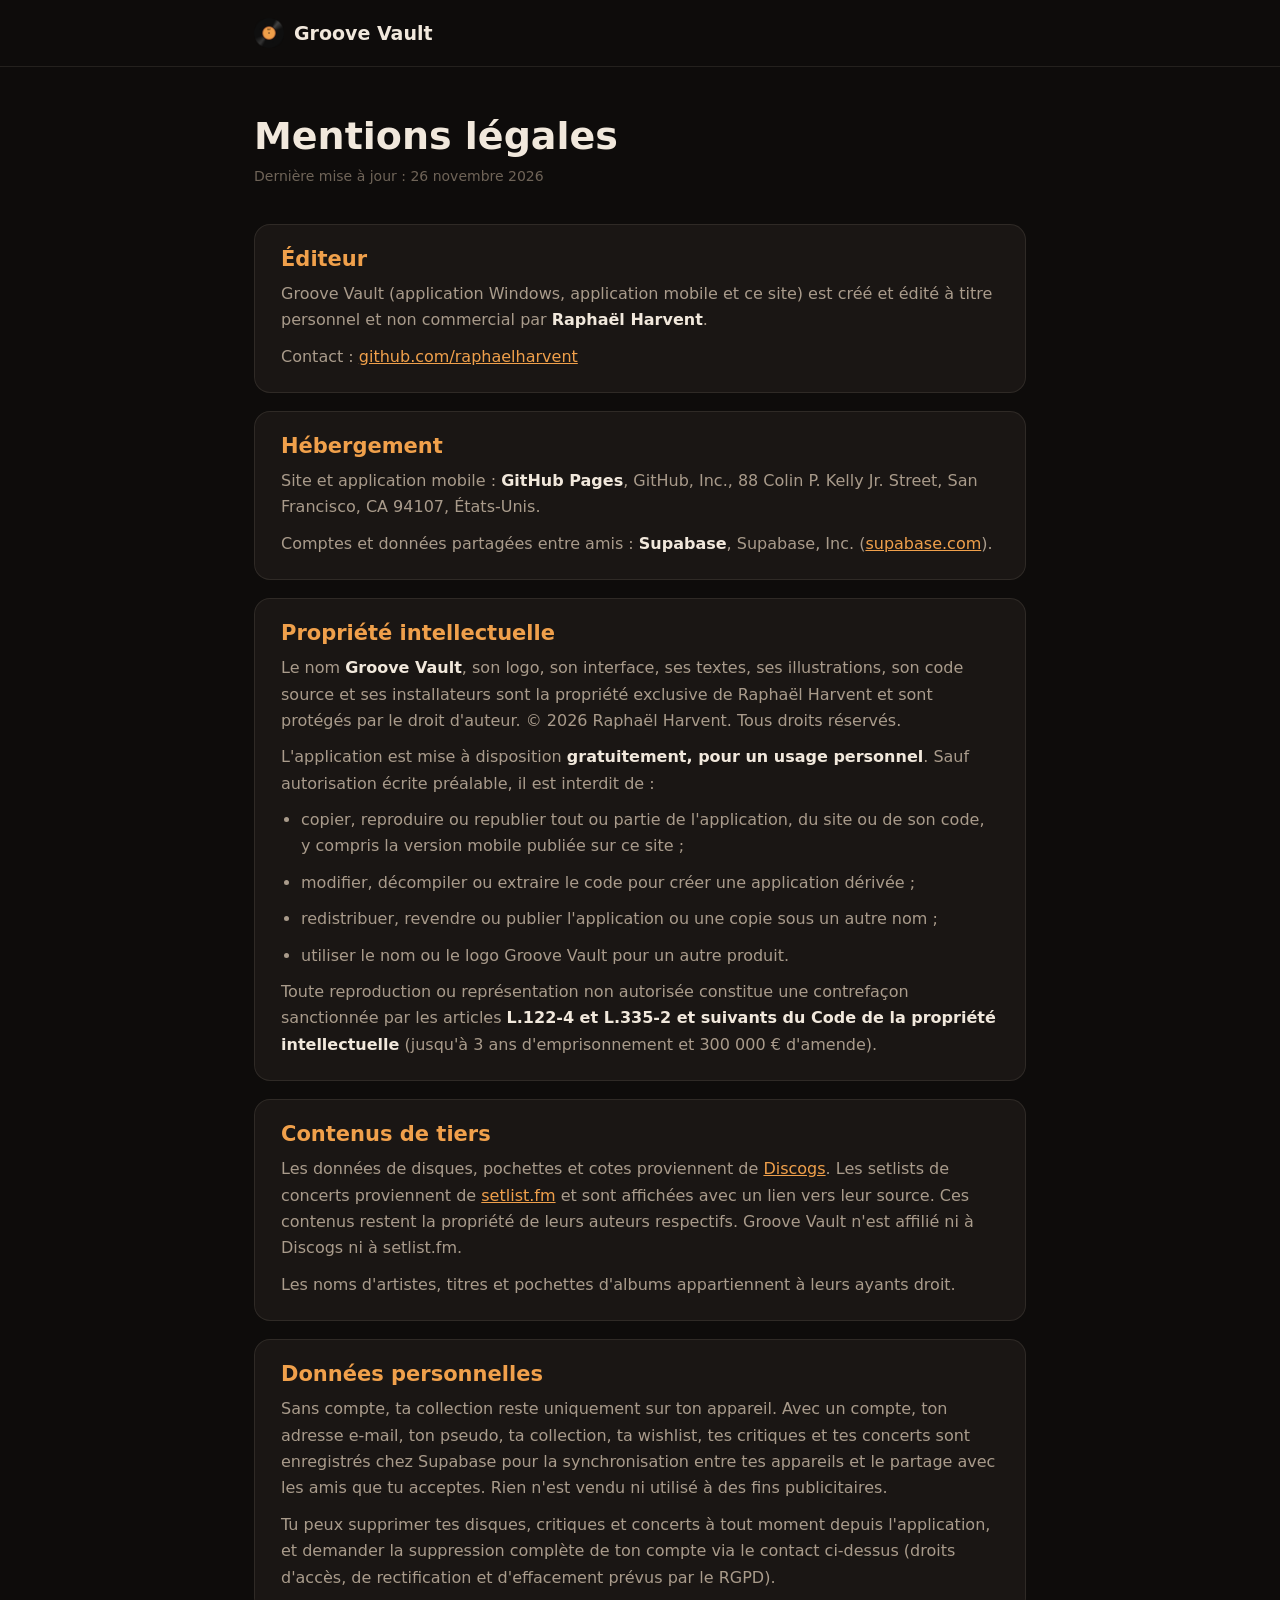
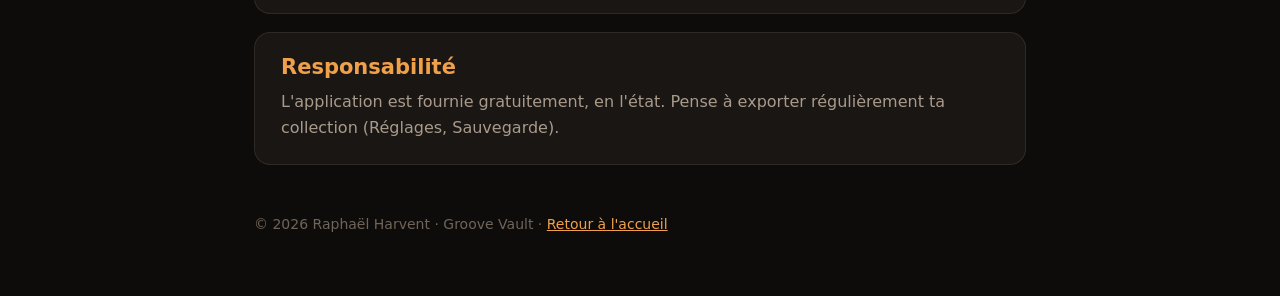
<file: mentions-legales.html>
<!DOCTYPE html>
<html lang="fr">
<head>
  <meta charset="UTF-8">
  <meta name="viewport" content="width=device-width, initial-scale=1">
  <title>Mentions légales · Groove Vault</title>
  <meta name="robots" content="noindex">
  <link rel="icon" href="img/icon.png">
  <style>
    :root { --bg: #0e0c0b; --panel: #1a1614; --line: rgba(255, 236, 214, .09); --text: #f1e8dc; --muted: #a99b8b; --dim: #6f6458; --accent: #f0a04b;
      --display: 'Bahnschrift', 'Segoe UI Variable Display', 'Segoe UI', system-ui, sans-serif; }
    * { box-sizing: border-box; }
    body { margin: 0; color: var(--text); font: 16px/1.65 'Segoe UI', system-ui, sans-serif; background: var(--bg); }
    a { color: var(--accent); }
    .wrap { max-width: 820px; margin: 0 auto; padding: 0 24px; }
    header { border-bottom: 1px solid var(--line); }
    header .wrap { display: flex; align-items: center; gap: 12px; height: 66px; }
    header a { color: var(--text); text-decoration: none; font: 700 19px var(--display); display: flex; align-items: center; gap: 10px; }
    header img { width: 30px; height: 30px; border-radius: 8px; }
    h1 { font: 700 38px/1.15 var(--display); margin: 48px 0 6px; }
    .updated { color: var(--dim); margin: 0 0 36px; font-size: 14px; }
    section { background: var(--panel); border: 1px solid var(--line); border-radius: 16px; padding: 22px 26px; margin-bottom: 18px; }
    h2 { font: 600 21px var(--display); margin: 0 0 10px; color: var(--accent); }
    p, li { color: var(--muted); margin: 0 0 10px; }
    p:last-child { margin-bottom: 0; }
    strong { color: var(--text); font-weight: 600; }
    ul { padding-left: 20px; margin: 0 0 10px; }
    footer { color: var(--dim); font-size: 14px; padding: 30px 0 60px; }
  </style>
</head>
<body>
  <header><div class="wrap"><a href="./"><img src="img/icon.png" alt="">Groove Vault</a></div></header>
  <main class="wrap">
    <h1>Mentions légales</h1>
    <p class="updated">Dernière mise à jour : 26 novembre 2026</p>

    <section>
      <h2>Éditeur</h2>
      <p>Groove Vault (application Windows, application mobile et ce site) est créé et édité à titre personnel et non commercial par <strong>Raphaël Harvent</strong>.</p>
      <p>Contact : <a href="https://github.com/raphaelharvent">github.com/raphaelharvent</a></p>
    </section>

    <section>
      <h2>Hébergement</h2>
      <p>Site et application mobile : <strong>GitHub Pages</strong>, GitHub, Inc., 88 Colin P. Kelly Jr. Street, San Francisco, CA 94107, États-Unis.</p>
      <p>Comptes et données partagées entre amis : <strong>Supabase</strong>, Supabase, Inc. (<a href="https://supabase.com">supabase.com</a>).</p>
    </section>

    <section>
      <h2>Propriété intellectuelle</h2>
      <p>Le nom <strong>Groove Vault</strong>, son logo, son interface, ses textes, ses illustrations, son code source et ses installateurs sont la propriété exclusive de Raphaël Harvent et sont protégés par le droit d'auteur. © 2026 Raphaël Harvent. Tous droits réservés.</p>
      <p>L'application est mise à disposition <strong>gratuitement, pour un usage personnel</strong>. Sauf autorisation écrite préalable, il est interdit de :</p>
      <ul>
        <li>copier, reproduire ou republier tout ou partie de l'application, du site ou de son code, y compris la version mobile publiée sur ce site ;</li>
        <li>modifier, décompiler ou extraire le code pour créer une application dérivée ;</li>
        <li>redistribuer, revendre ou publier l'application ou une copie sous un autre nom ;</li>
        <li>utiliser le nom ou le logo Groove Vault pour un autre produit.</li>
      </ul>
      <p>Toute reproduction ou représentation non autorisée constitue une contrefaçon sanctionnée par les articles <strong>L.122-4 et L.335-2 et suivants du Code de la propriété intellectuelle</strong> (jusqu'à 3 ans d'emprisonnement et 300 000 € d'amende).</p>
    </section>

    <section>
      <h2>Contenus de tiers</h2>
      <p>Les données de disques, pochettes et cotes proviennent de <a href="https://www.discogs.com">Discogs</a>. Les setlists de concerts proviennent de <a href="https://www.setlist.fm">setlist.fm</a> et sont affichées avec un lien vers leur source. Ces contenus restent la propriété de leurs auteurs respectifs. Groove Vault n'est affilié ni à Discogs ni à setlist.fm.</p>
      <p>Les noms d'artistes, titres et pochettes d'albums appartiennent à leurs ayants droit.</p>
    </section>

    <section>
      <h2>Données personnelles</h2>
      <p>Sans compte, ta collection reste uniquement sur ton appareil. Avec un compte, ton adresse e-mail, ton pseudo, ta collection, ta wishlist, tes critiques et tes concerts sont enregistrés chez Supabase pour la synchronisation entre tes appareils et le partage avec les amis que tu acceptes. Rien n'est vendu ni utilisé à des fins publicitaires.</p>
      <p>Tu peux supprimer tes disques, critiques et concerts à tout moment depuis l'application, et demander la suppression complète de ton compte via le contact ci-dessus (droits d'accès, de rectification et d'effacement prévus par le RGPD).</p>
    </section>

    <section>
      <h2>Responsabilité</h2>
      <p>L'application est fournie gratuitement, en l'état. Pense à exporter régulièrement ta collection (Réglages, Sauvegarde).</p>
    </section>
  </main>
  <footer><div class="wrap">© 2026 Raphaël Harvent · Groove Vault · <a href="./">Retour à l'accueil</a></div></footer>
</body>
</html>
</file>
